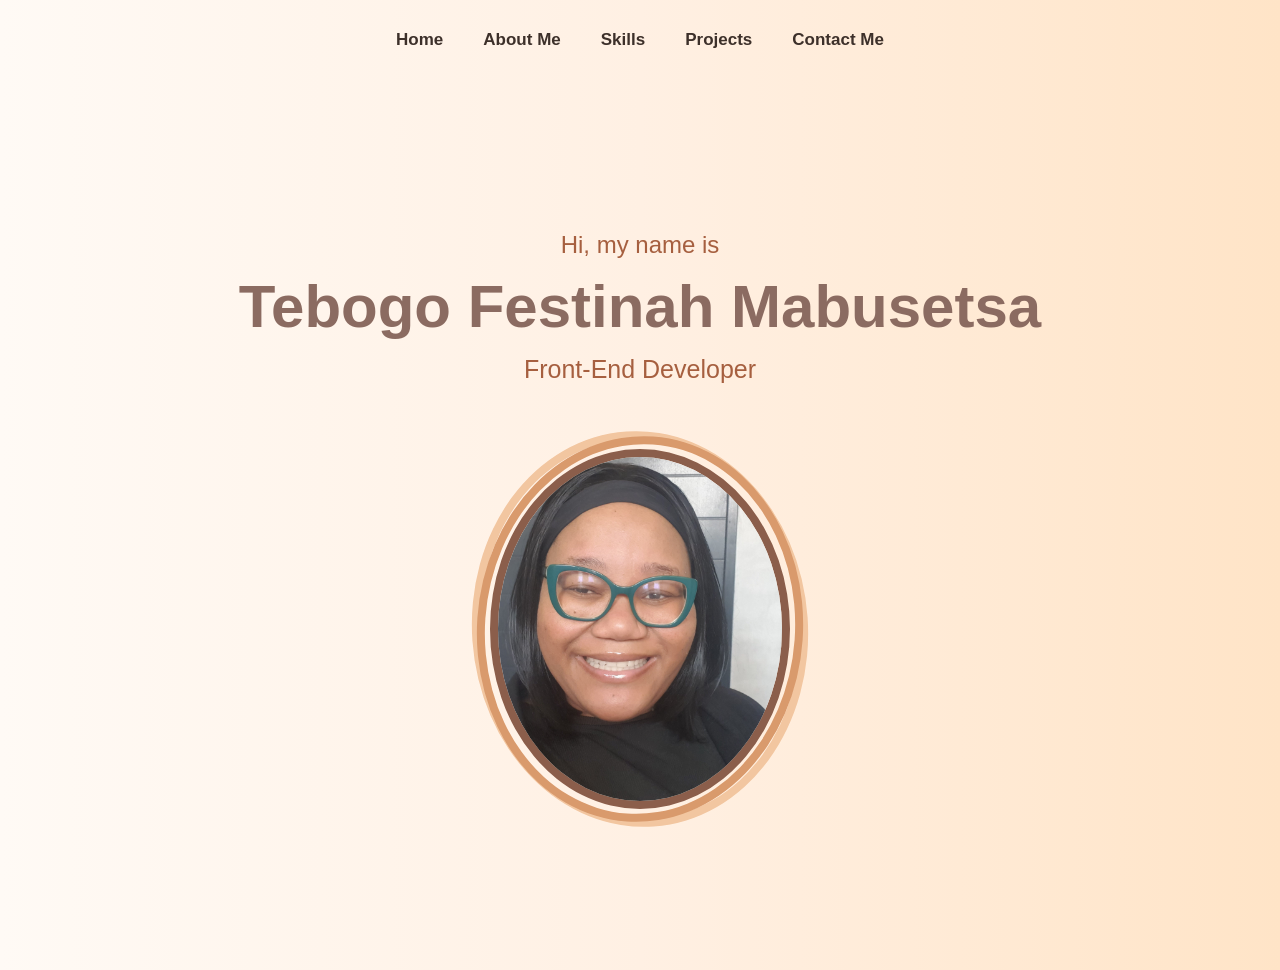
<file: index.html>
<!DOCTYPE html>
<html lang="en">

<head>
    <meta charset="UTF-8">
    <meta name="viewport" content="width=device-width, initial-scale=1.0">
    <title>Tebogo Portfolio</title>
    <link rel="stylesheet" href="styles.css">
</head>

<body>

    <nav>
        <a href="index.html">Home</a>
        <a href="aboutme.html">About Me</a>
        <a href="skills.html">Skills</a>
        <a href="projects.html">Projects</a>
        <a href="contactme.html">Contact Me</a>
    </nav>

    <header class="hero">

        <div class="hero-content">

            <div class="hero-text">

                <p>Hi, my name is</p>

                <h1>Tebogo Festinah Mabusetsa</h1>

                <h2>Front-End Developer</h2>

            </div>

            <div class="hero-image">

                <img src="20260629_133543.jpg" alt="Tebogo Festinah Mabusetsa">

            </div>

        </div>

    </header>

</body>

</html>
</file>
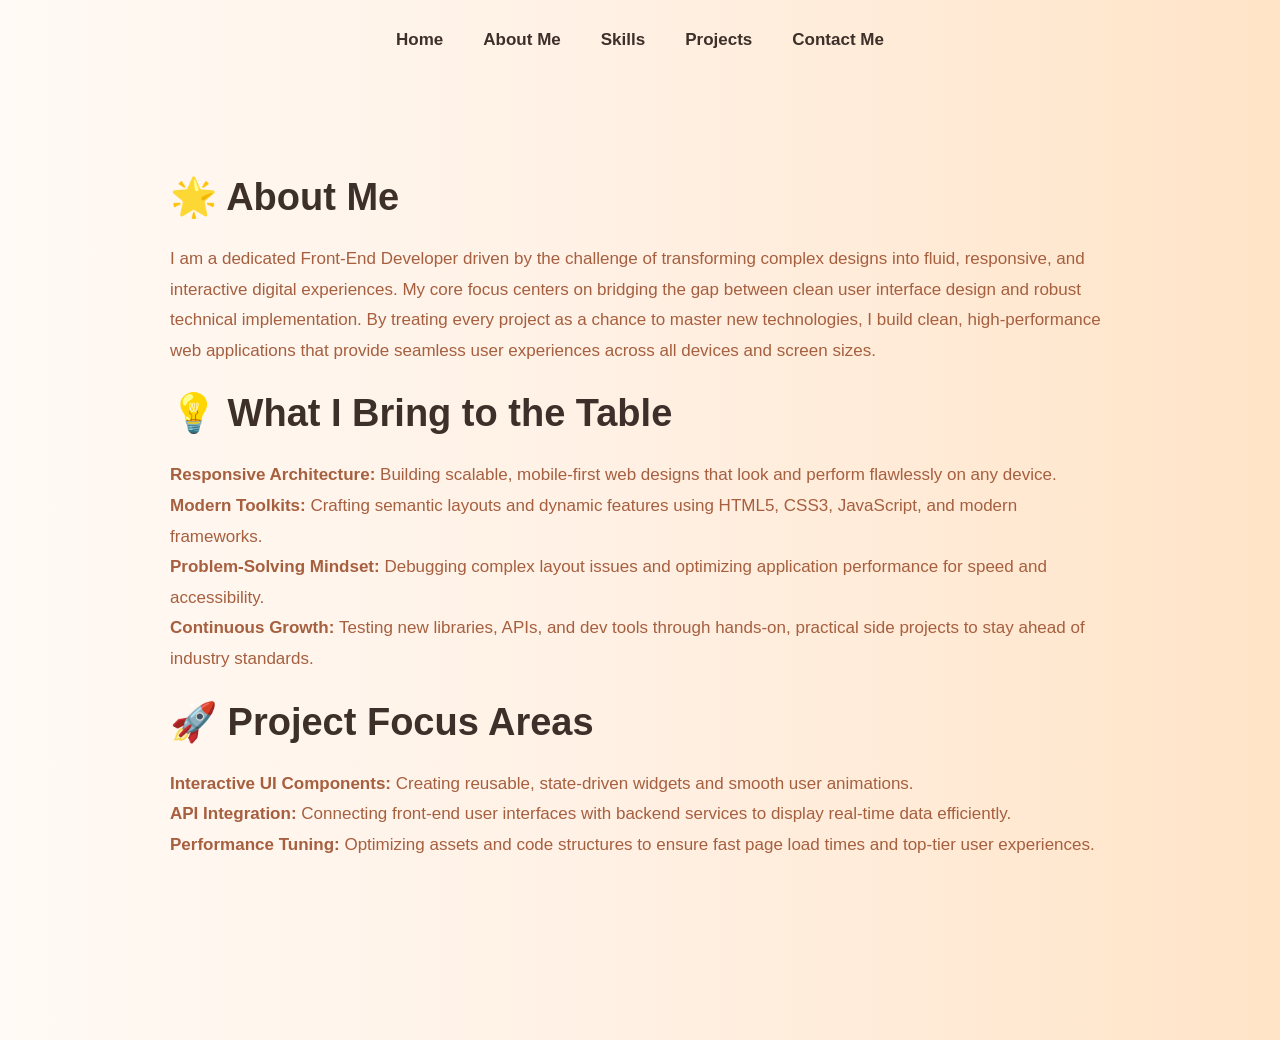
<file: aboutme.html>
<!DOCTYPE html>
<html lang="en">

<head>
    <meta charset="UTF-8">
    <meta name="viewport" content="width=device-width, initial-scale=1.0">
    <title>About Me - Tebogo</title>
    <link rel="stylesheet" href="styles.css">
</head>

<body>

    <nav>
        <a href="index.html">Home</a>
        <a href="aboutme.html">About Me</a>
        <a href="skills.html">Skills</a>
        <a href="projects.html">Projects</a>
        <a href="contactme.html">Contact Me</a>
    </nav>

    <main>

        <section class="page">

            <h2> 🌟 About Me</h2>

            <p> I am a dedicated Front-End Developer driven by the challenge of transforming complex designs into fluid, responsive, and interactive digital experiences. My core focus centers on bridging the gap between clean user interface design and robust technical implementation. By treating every project as a chance to master new technologies, I build clean, high-performance web applications that provide seamless user experiences across all devices and screen sizes. </p>  
             <h2> 💡 What I Bring to the Table </h2> 
                <p>  <strong> Responsive Architecture: </strong> Building scalable, mobile-first web designs that look and perform flawlessly on any device. </p> 
                <p> <strong> Modern Toolkits: </strong> Crafting semantic layouts and dynamic features using HTML5, CSS3, JavaScript, and modern frameworks. </p> 
                <p> <strong> Problem-Solving Mindset:</strong> Debugging complex layout issues and optimizing application performance for speed and accessibility.</p> 
                <p> <strong> Continuous Growth: </strong> Testing new libraries, APIs, and dev tools through hands-on, practical side projects to stay ahead of industry standards. </p>
                <h2>  🚀 Project Focus Areas </h2> 
                <p>  <strong> Interactive UI Components: </strong> Creating reusable, state-driven widgets and smooth user animations. </p>
                <p> <strong> API Integration: </strong> Connecting front-end user interfaces with backend services to display real-time data efficiently. </p>
                <p> <strong> Performance Tuning: </strong> Optimizing assets and code structures to ensure fast page load times and top-tier user experiences. </p>
        </section>

    </main>

</body>

</html>
</file>
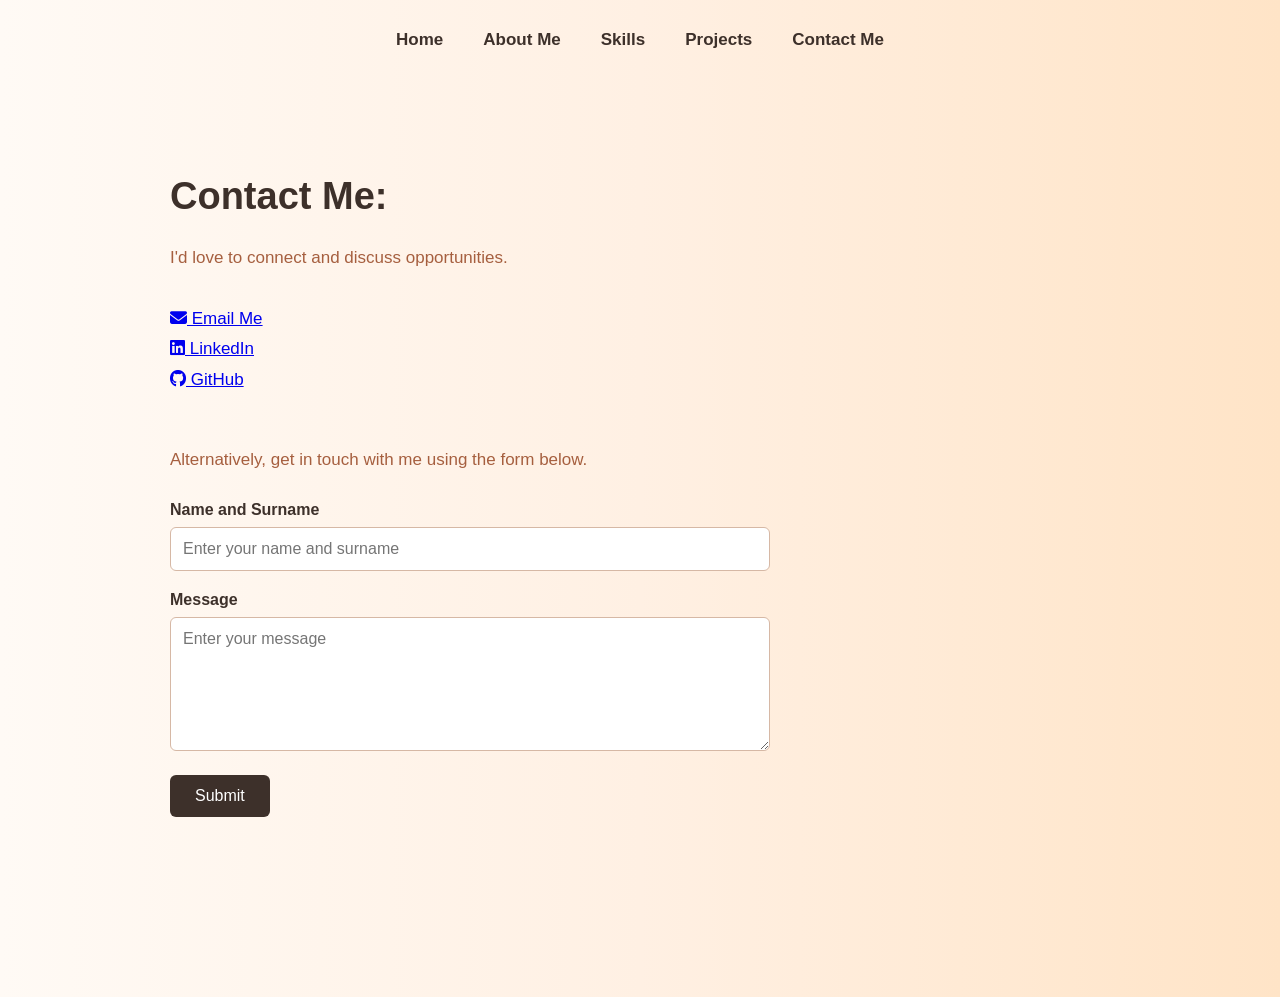
<file: contactme.html>
<!DOCTYPE html>
<html lang="en">

<head>
    <meta charset="UTF-8">
    <meta name="viewport" content="width=device-width, initial-scale=1.0">

    <title>Contact Me - Tebogo</title>

    <link rel="stylesheet" href="styles.css">

    <!-- Font Awesome Icons -->
    <link rel="stylesheet" href="https://cdnjs.cloudflare.com/ajax/libs/font-awesome/6.5.2/css/all.min.css">

</head>

<body>

    <nav>
        <a href="index.html">Home</a>
        <a href="aboutme.html">About Me</a>
        <a href="skills.html">Skills</a>
        <a href="projects.html">Projects</a>
        <a href="contactme.html">Contact Me</a>
    </nav>

    <main>

        <section class="page">

            <h2> Contact Me: </h2>

            <p class="contact-intro">
             I'd love to connect and discuss opportunities.
             </p>

            <p>
                <a href="mailto:tebomabusetsa@gmail.com">
                    <i class="fa-solid fa-envelope"></i>
                    Email Me
                </a>
            </p>

            <p>
                <a href="https://www.linkedin.com/in/tebogo-m-68745a409/" target="_blank">
                    <i class="fa-brands fa-linkedin"></i>
                    LinkedIn
                </a>
            </p>

            <p>
                <a href="https://github.com/tebomabusetsa-ops" target="_blank">
                    <i class="fa-brands fa-github"></i>
                    GitHub
                </a>
            </p>
         <p class="form-intro">
                Alternatively, get in touch with me using the form below.
            </p>

              <form id="contact-form">
                <label for="name">Name and Surname</label>
                <input type="text" id="name" name="name" placeholder="Enter your name and surname" required>

                <label for="message">Message</label>
                <textarea id="message" name="message" rows="6" placeholder="Enter your message" required></textarea>

                <button type="submit">Submit</button>

            </form>
            <p id="form-message"></p>
        </section>

    </main>
<script src="contact.js"></script>
</body>

</html>
</file>
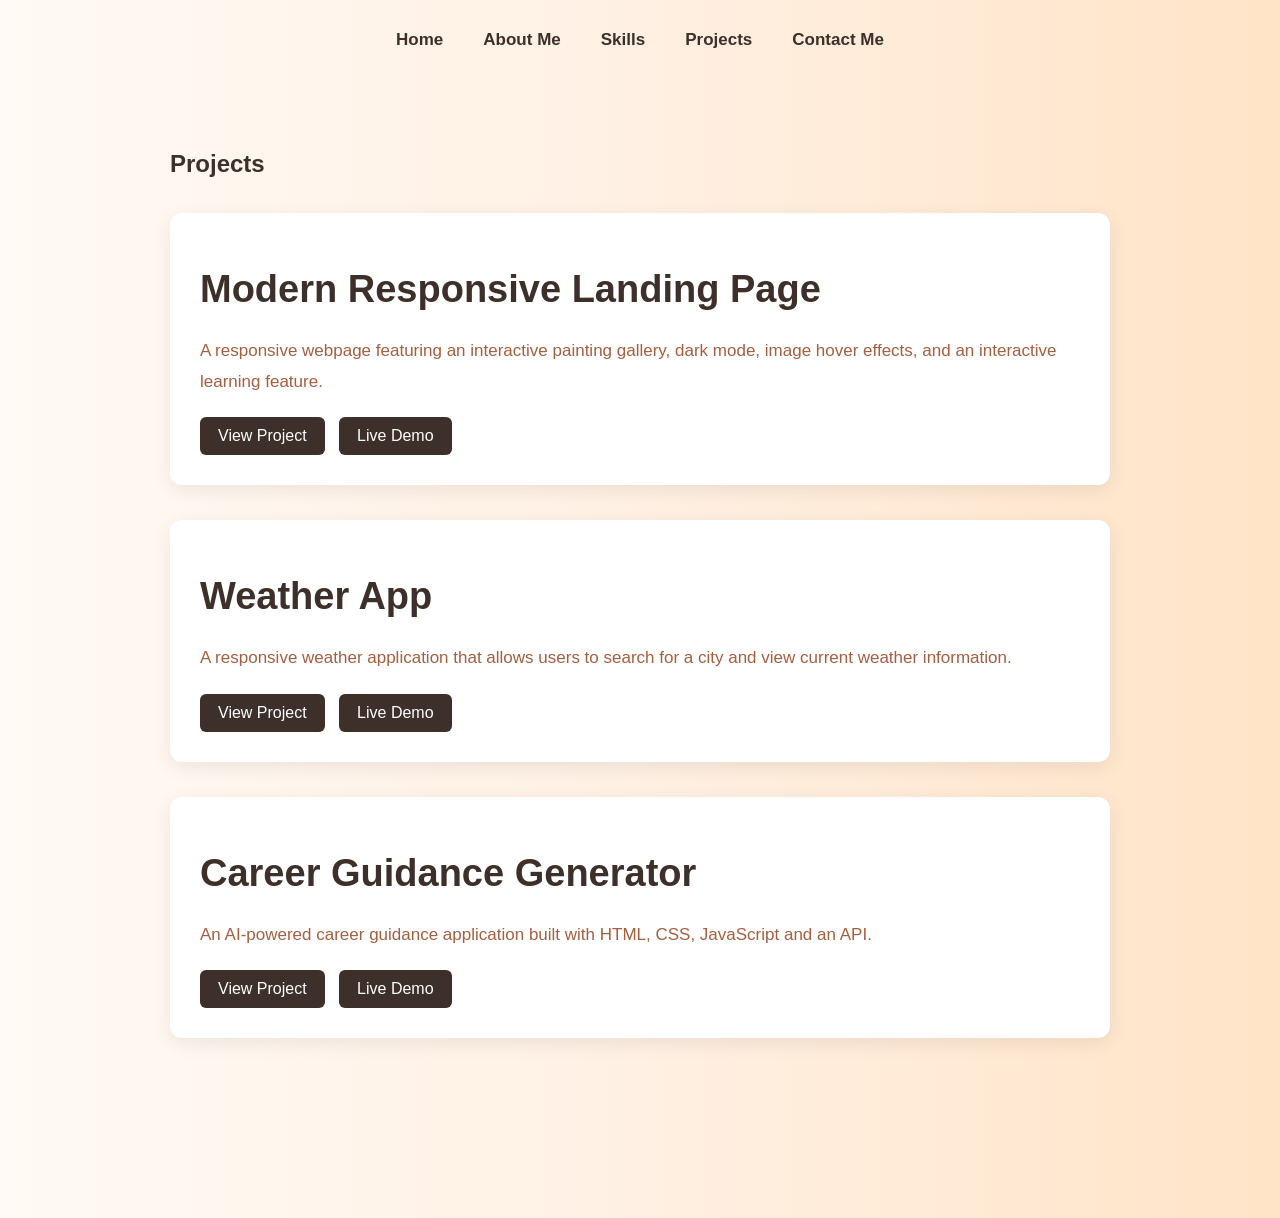
<file: projects.html>
<!DOCTYPE html>
<html lang="en">

<head>
    <meta charset="UTF-8">
    <meta name="viewport" content="width=device-width, initial-scale=1.0">
    <title>Projects - Tebogo</title>
    <link rel="stylesheet" href="styles.css">
</head>

<body>

    <nav>
        <a href="index.html">Home</a>
        <a href="aboutme.html">About Me</a>
        <a href="skills.html">Skills</a>
        <a href="projects.html">Projects</a>
        <a href="contactme.html">Contact Me</a>
    </nav>

    <main>

        <section class="page">

            <h1>Projects</h1>


            <div class="project">

                <h2>Modern Responsive Landing Page</h2>

                <p>
                    A responsive webpage featuring an interactive
                    painting gallery, dark mode, image hover effects,
                    and an interactive learning feature.
                </p>

                <a href="https://github.com/tebomabusetsa-ops/modern-responsive-landing-page" target="_blank">
                    View Project
                </a>

                <a href="https://modern-responsive-landing-page.netlify.app/" target="_blank">
                    Live Demo
                </a>

            </div>


            <div class="project">

                <h2>Weather App</h2>

                <p>
                    A responsive weather application that allows users
                    to search for a city and view current weather information.
                </p>

                <a href="https://github.com/tebomabusetsa-ops/weather-app-by-tebogo" target="_blank">
                    View Project
                </a>

                <a href="https://weather-app-by-tebogo.netlify.app/" target="_blank">
                    Live Demo
                </a>

            </div>


            <div class="project">

                <h2>Career Guidance Generator</h2>

                <p>
                    An AI-powered career guidance application built with
                    HTML, CSS, JavaScript and an API.
                </p>

                <a href="https://github.com/tebomabusetsa-ops/career-guidance-generator" target="_blank">
                    View Project
                </a>

                <a href="https://career-guidance-generator.netlify.app/" target="_blank">
                    Live Demo
                </a>

            </div>

        </section>

    </main>

</body>

</html>
</file>
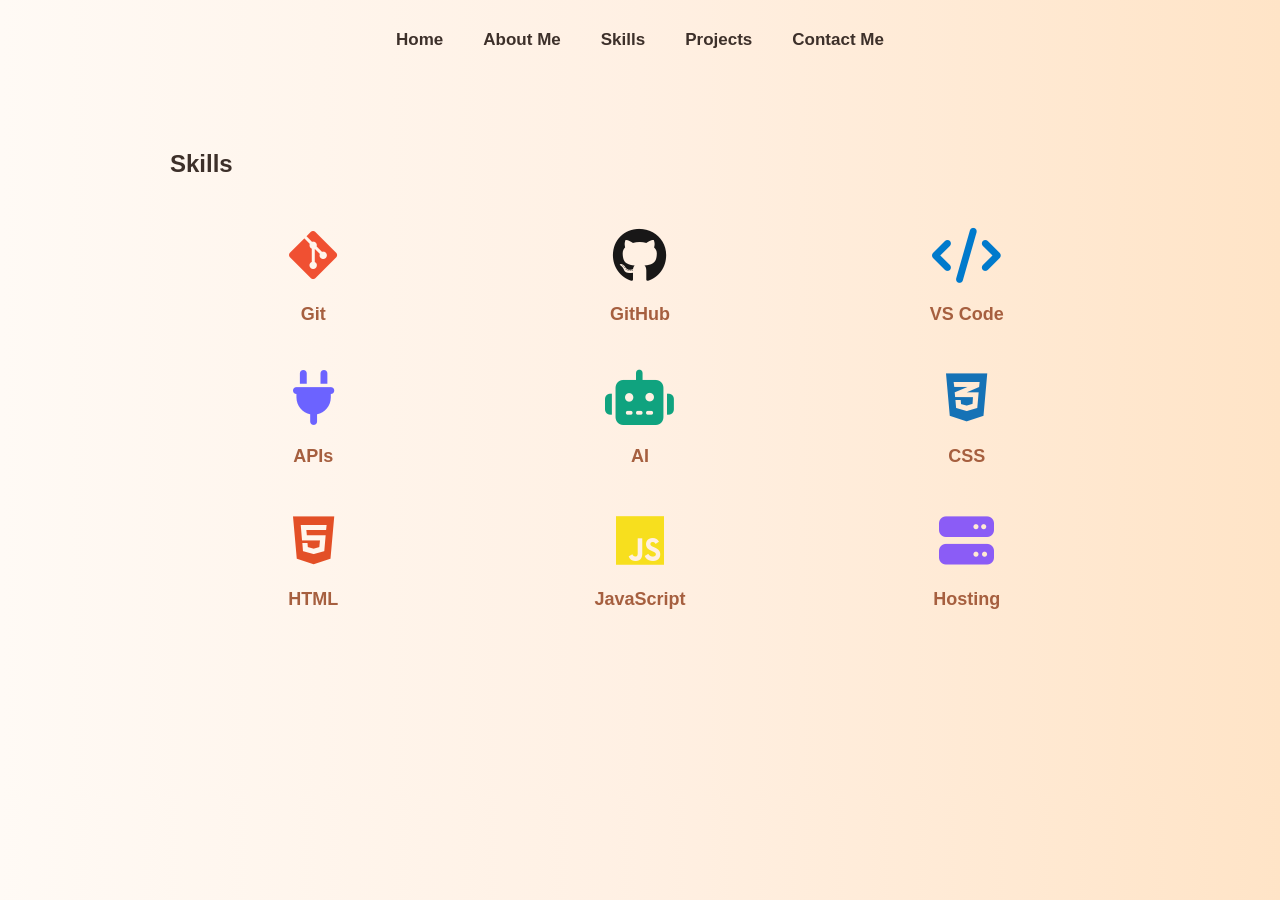
<file: skills.html>
<!DOCTYPE html>
<html lang="en">

<head>
    <meta charset="UTF-8">
    <meta name="viewport" content="width=device-width, initial-scale=1.0">

    <title>Skills - Tebogo</title>

    <link rel="stylesheet" href="styles.css">

    <link rel="stylesheet" href="https://cdnjs.cloudflare.com/ajax/libs/font-awesome/6.5.2/css/all.min.css">
</head>

<body>

    <nav>
        <a href="index.html">Home</a>
        <a href="aboutme.html">About Me</a>
        <a href="skills.html">Skills</a>
        <a href="projects.html">Projects</a>
        <a href="contactme.html">Contact Me</a>
    </nav>


    <main>

        <section class="page">

            <h1>Skills</h1>

            <div class="skills-icons">

                <div class="skill">
                    <i class="fa-brands fa-git-alt"></i>
                    <p>Git</p>
                </div>

                <div class="skill">
                    <i class="fa-brands fa-github"></i>
                    <p>GitHub</p>
                </div>

                <div class="skill">
                    <i class="fa-solid fa-code"></i>
                    <p>VS Code</p>
                </div>

                <div class="skill">
                    <i class="fa-solid fa-plug"></i>
                    <p>APIs</p>
                </div>

                <div class="skill">
                    <i class="fa-solid fa-robot"></i>
                    <p>AI</p>
                </div>

                <div class="skill">
                    <i class="fa-brands fa-css3-alt"></i>
                    <p>CSS</p>
                </div>

                <div class="skill">
                    <i class="fa-brands fa-html5"></i>
                    <p>HTML</p>
                </div>

                <div class="skill">
                    <i class="fa-brands fa-js"></i>
                    <p>JavaScript</p>
                </div>

                <div class="skill">
                    <i class="fa-solid fa-server"></i>
                    <p>Hosting</p>
                </div>

            </div>

        </section>

    </main>

</body>

</html>
</file>
<file: styles.css>
* {
    box-sizing: border-box;
    margin: 0;
    padding: 0;
}

html {
    scroll-behavior: smooth;
}

body {
    font-family: Arial, sans-serif;
    background: linear-gradient(to right, #fffaf5, #fff0e3, #ffe4c7);
    color: #3d302a;
}

/* =========================
   NAVIGATION
========================= */

nav {
    display: flex;
    justify-content: center;
    gap: 40px;
    margin-top: 10px;
    padding: 20px;
}

nav a {
    color: #3d302a;
    text-decoration: none;
    font-size: 17px;
    font-weight: bold;
}

nav a:hover {
    color: #a65f3f;
}

/* =========================
   HERO
========================= */

.hero {
    min-height: 100vh;
    display: flex;
    flex-direction: column;
    justify-content: center;
    align-items: center;
    text-align: center;
    padding: 60px 20px 30px;
}

.hero-content {
    display: flex;
    flex-direction: column;
    align-items: center;
}

.hero-text > p {
    font-size: 24px;
    margin-bottom: 15px;
    color: #a65f3f;
}

.hero-text h1 {
    font-size: 60px;
    line-height: 1.1;
    margin-bottom: 15px;
    color: #8b6b61;
}

.hero-text h2 {
    font-size: 25px;
    font-weight: normal;
    margin-bottom: 35px;
    color: #a65f3f;
}

/* =========================
   PHOTO
   THREE CLOSE RINGS
========================= */

.hero-image {
    position: relative;
    width: 360px;
    height: 420px;

    display: flex;
    justify-content: center;
    align-items: center;
}

/* OUTER LIGHT ORANGE RING */

.hero-image::before {
    content: "";
    position: absolute;

    width: 320px;
    height: 380px;

    border: 8px solid #f2c6a0;
    border-radius: 50%;

    transform: rotate(-4deg);

    z-index: 1;
}

/* MIDDLE DARK ORANGE RING */

.hero-image::after {
    content: "";
    position: absolute;

    width: 310px;
    height: 370px;

    border: 8px solid #d99a6c;
    border-radius: 50%;

    transform: rotate(4deg);

    z-index: 2;
}

/* PHOTO + INNER BROWN RING */

.hero-image img {
    position: relative;
    z-index: 3;

    width: 300px;
    height: 360px;

    object-fit: cover;

    border: 8px solid #8b5e4b;

    border-radius: 50%;
}

/* =========================
   MAIN
========================= */

main {
    max-width: 1000px;
    margin: 0 auto;
    padding: 80px 30px;
}

section {
    margin-bottom: 100px;
}

section h2 {
    font-size: 38px;
    margin-bottom: 25px;
    margin-top: 25px;
}

section p {
    font-size: 17px;
    line-height: 1.8;
    color: #a65f3f;
}

/* =========================
   PROJECTS
========================= */

.project {
    margin-top: 35px;
    padding: 30px;
    background: white;
    border-radius: 12px;
    box-shadow: 0 5px 20px rgba(0, 0, 0, 0.08);
}

.project h3 {
    font-size: 24px;
    margin-bottom: 15px;
}

.project a {
    display: inline-block;
    margin-top: 20px;
    margin-right: 10px;
    padding: 10px 18px;

    background: #3d302a;
    color: white;

    text-decoration: none;
    border-radius: 6px;
}

.project a:hover {
    background: #a65f3f;
}

/* =========================
   SKILLS
========================= */

.skills-icons {
    display: grid;
    grid-template-columns: repeat(3, 1fr);
    gap: 40px;
    margin-top: 50px;
}

.skill {
    text-align: center;
}

.skill i {
    font-size: 55px;
    margin-bottom: 15px;
}

.skill p {
    font-size: 18px;
    font-weight: bold;
}

/* Git */

.skill:nth-child(1) i {
    color: #F05032;
}

/* GitHub */

.skill:nth-child(2) i {
    color: #181717;
}

/* VS Code */

.skill:nth-child(3) i {
    color: #007ACC;
}

/* APIs */

.skill:nth-child(4) i {
    color: #6C63FF;
}

/* AI */

.skill:nth-child(5) i {
    color: #10A37F;
}

/* CSS */

.skill:nth-child(6) i {
    color: #1572B6;
}

/* HTML */

.skill:nth-child(7) i {
    color: #E34F26;
}

/* JavaScript */

.skill:nth-child(8) i {
    color: #F7DF1E;
}

/* Hosting */

.skill:nth-child(9) i {
    color: #8B5CF6;
}

/* =========================
   CONTACT
========================= */

.contact-intro {
    margin-bottom: 30px;
}

#contact a {
    display: inline-block;
    margin-top: 20px;
    margin-right: 20px;
    color: #3d302a;
    font-weight: bold;
}

.form-intro {
    margin-top: 50px;
    margin-bottom: 25px;
}

form {
    max-width: 600px;
}

form label {
    display: block;
    margin-bottom: 8px;
    font-weight: bold;
}

form input,
form textarea {
    width: 100%;
    padding: 12px;
    margin-bottom: 20px;

    border: 1px solid #d6b8a5;
    border-radius: 6px;

    font-family: Arial, sans-serif;
    font-size: 16px;
}

form textarea {
    resize: vertical;
}

form button {
    padding: 12px 25px;

    background: #3d302a;
    color: white;

    border: none;
    border-radius: 6px;

    font-size: 16px;
    cursor: pointer;
}

form button:hover {
    background: #a65f3f;
}

/* =========================
   FOOTER
========================= */

footer {
    text-align: center;
    padding: 30px;
    background: #3d302a;
    color: white;
}

/* =========================
   MOBILE
========================= */

@media (max-width: 768px) {

    nav {
        gap: 20px;
        flex-wrap: wrap;
    }

    nav a {
        font-size: 15px;
    }

    .hero {
        padding: 40px 15px 70px;
    }

    .hero-text > p {
        font-size: 20px;
    }

    .hero-text h1 {
        font-size: 42px;
    }

    .hero-text h2 {
        font-size: 21px;
    }

    /* MOBILE PHOTO */

    .hero-image {
        width: 270px;
        height: 320px;
    }

    .hero-image::before {
        width: 230px;
        height: 280px;
        border-width: 7px;
    }

    .hero-image::after {
        width: 220px;
        height: 270px;
        border-width: 7px;
    }

    .hero-image img {
        width: 210px;
        height: 260px;
        border-width: 7px;
    }

    /* MAIN */

    main {
        padding: 60px 20px;
    }

    section h2 {
        font-size: 32px;
    }

    /* SKILLS */

    .skills-icons {
        grid-template-columns: repeat(2, 1fr);
    }
}
</file>
